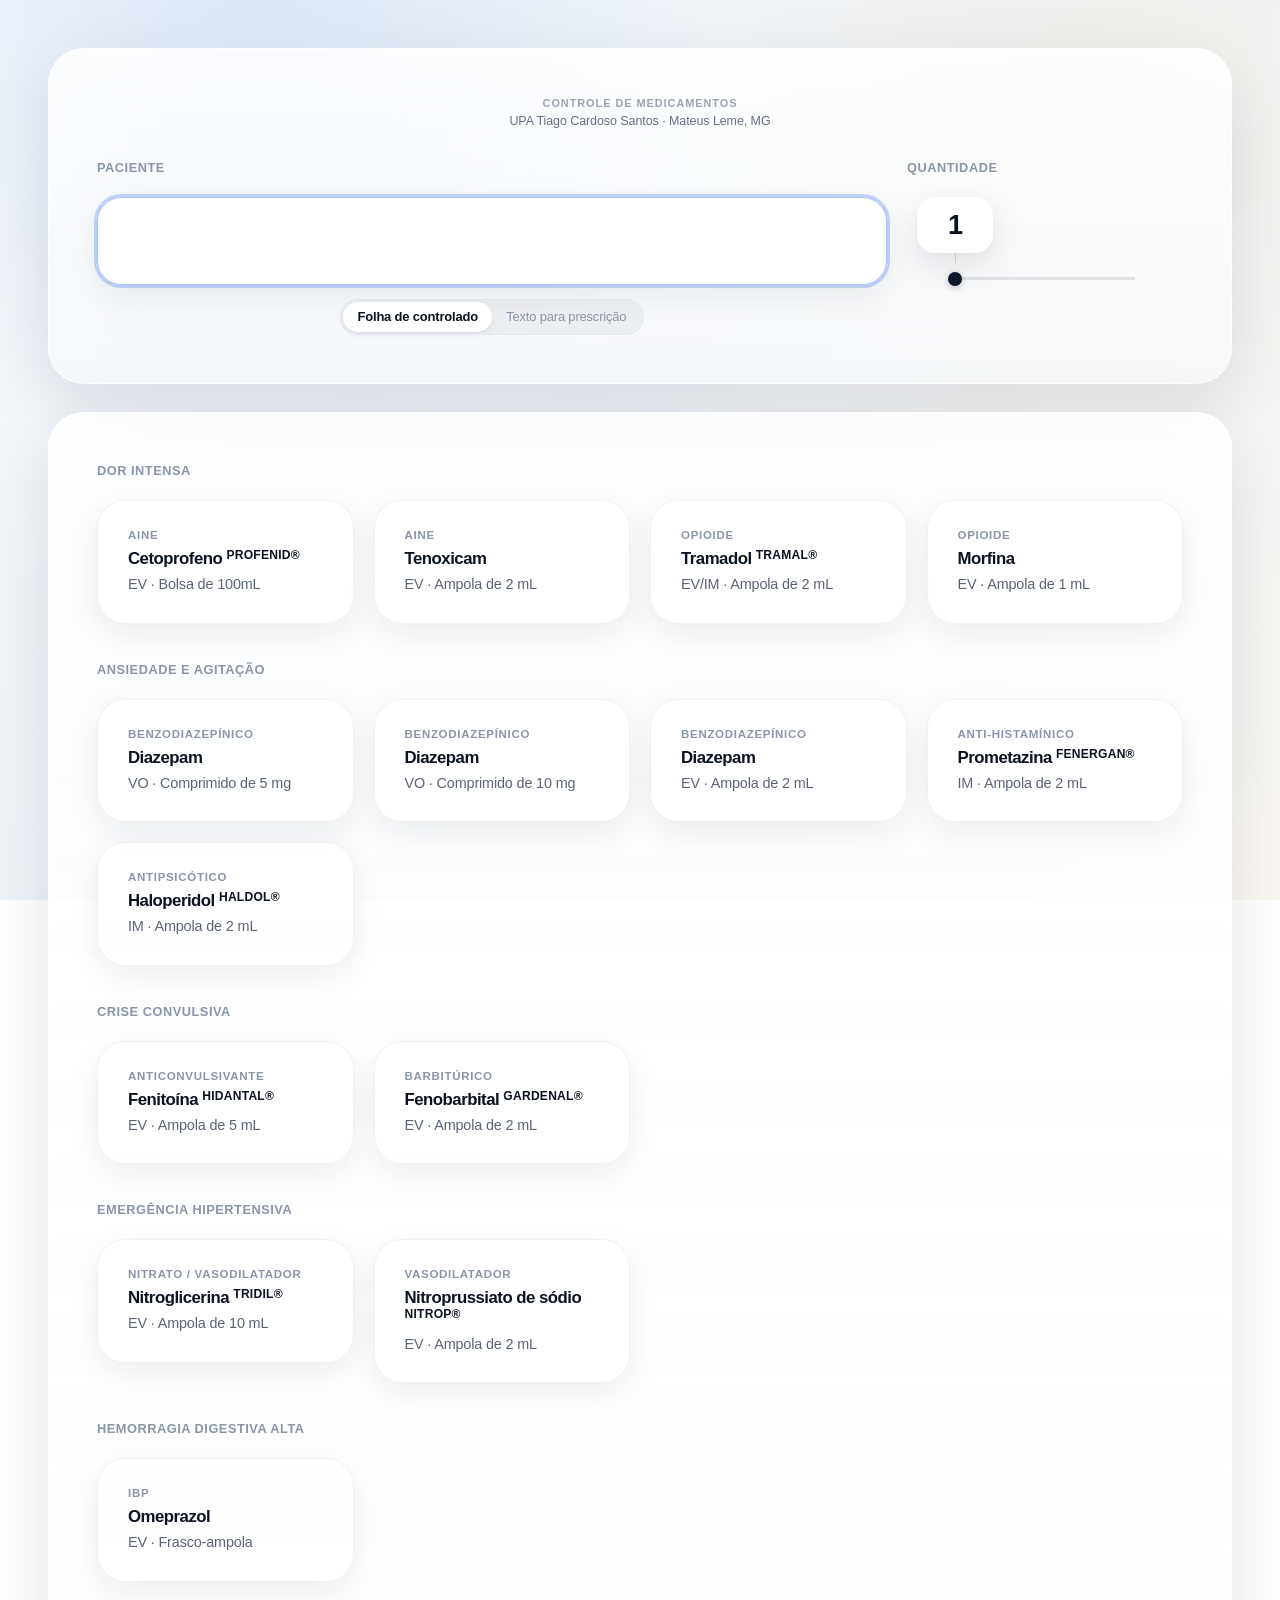
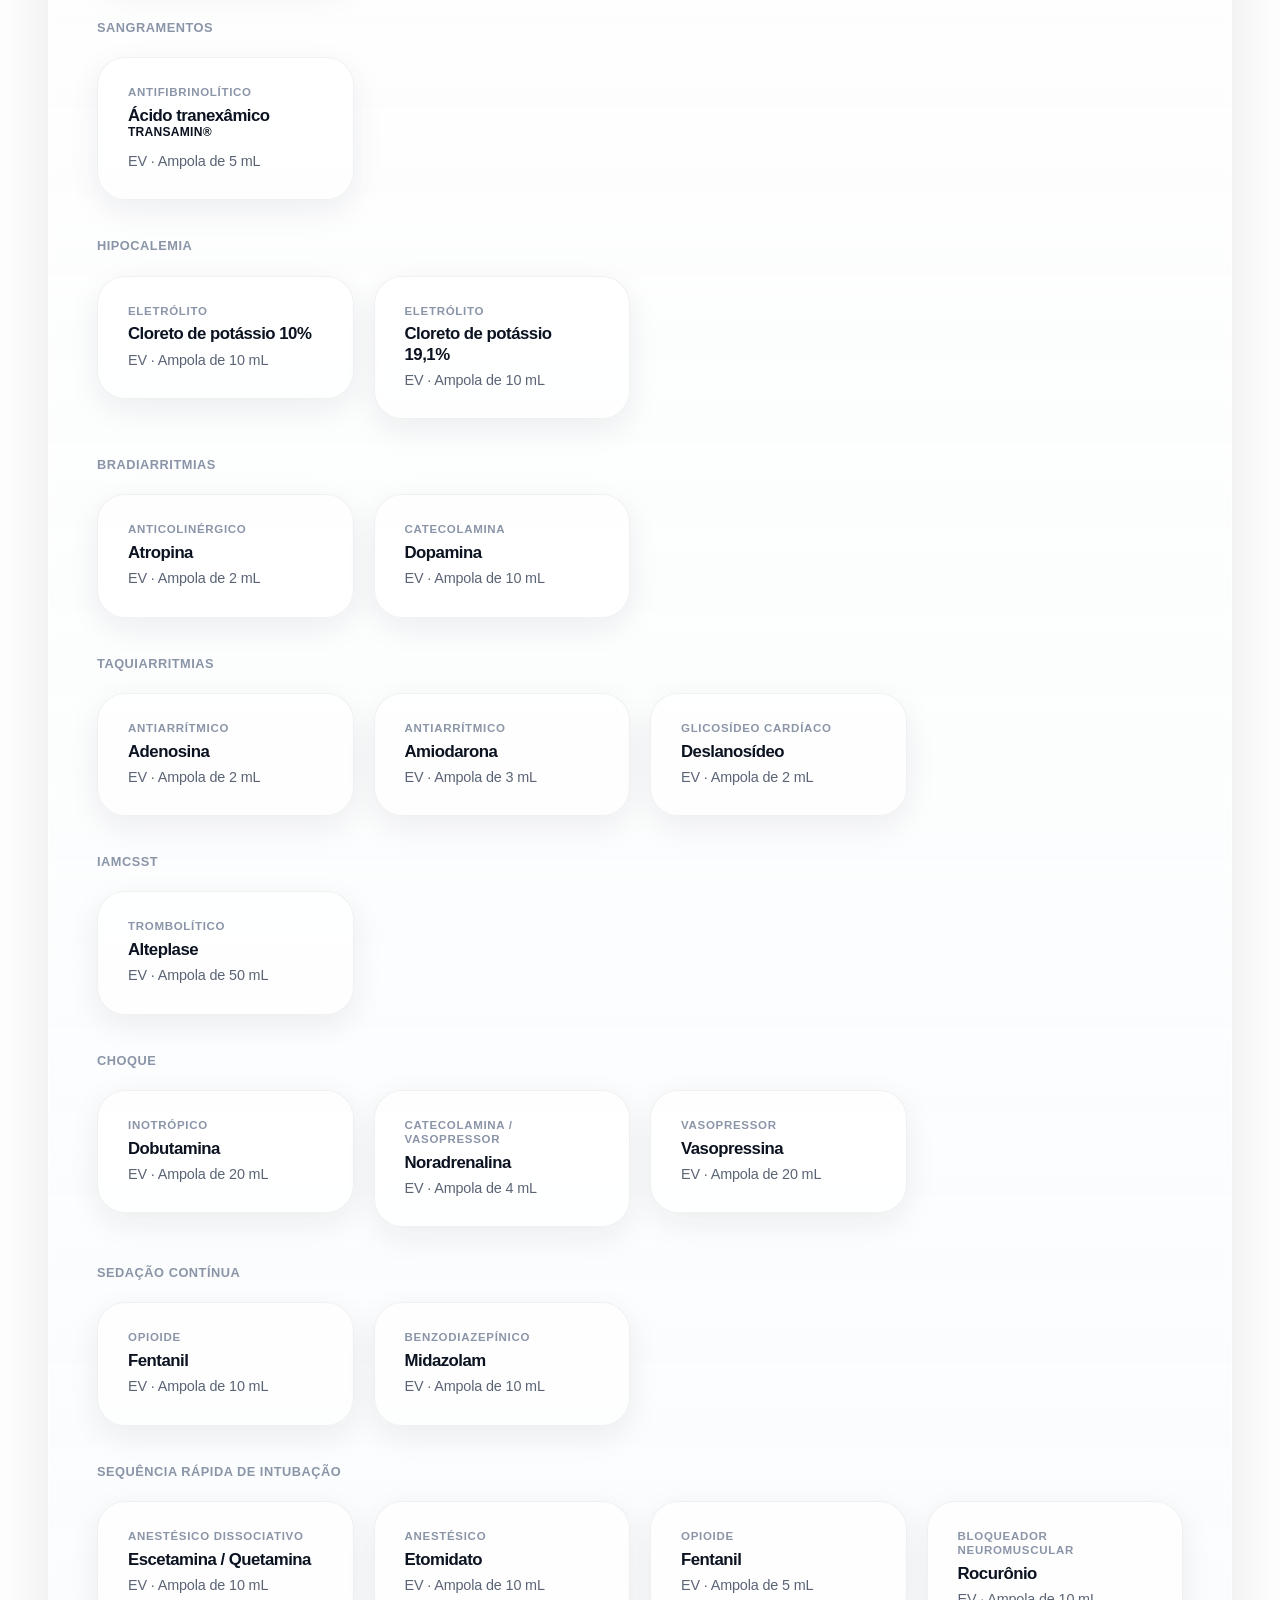
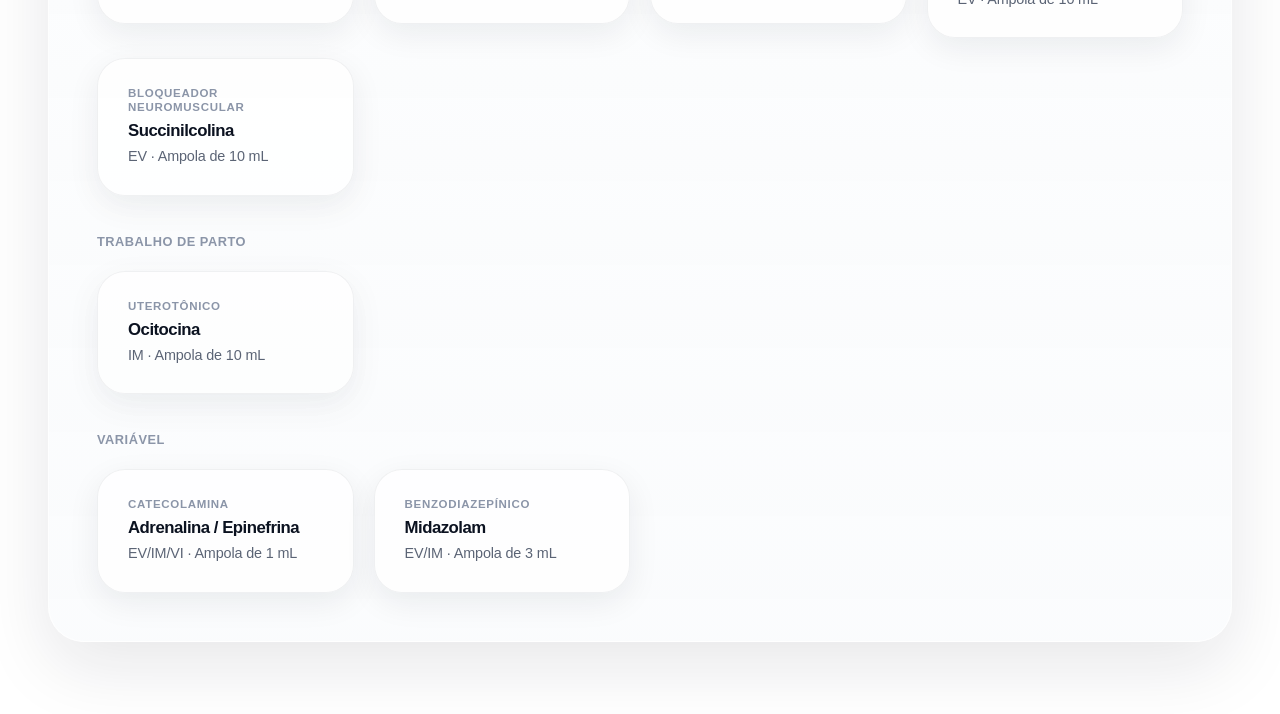
<file: index.html>
<!DOCTYPE html>
<html lang="pt-BR">
<head>
  <meta charset="UTF-8">
  <meta name="viewport" content="width=device-width, initial-scale=1.0">
  <title>Controlado</title>
  <link rel="icon" href="assets/favicon.png?v=2" type="image/png">
  <link rel="apple-touch-icon" href="assets/apple-touch-icon.png">
  <link rel="stylesheet" href="css/app.css">
  <link rel="stylesheet" href="css/print.css">
</head>
<body>
  <main class="app">
    <section
      class="panel card request-meta"
      aria-label="Paciente e quantidade"
    >
      <header class="request-meta__brand">
        <h1 class="request-meta__title">Controle de Medicamentos</h1>
        <p id="app-unit-subtitle" class="request-meta__subtitle"></p>
      </header>

      <div class="request-meta__fields">
        <div class="request-meta__patient">
          <h2 id="paciente-heading" class="section-title">Paciente</h2>
          <div class="request-meta__patient-stack">
            <div class="field-group">
              <input
                id="patient-name"
                class="field-input"
                type="text"
                aria-label="Nome do paciente"
                autocomplete="off"
                spellcheck="false"
              >
            </div>

            <div
              class="view-switch"
              role="tablist"
              aria-label="Tipo de conteúdo"
            >
              <div class="view-switch__thumb" aria-hidden="true"></div>
              <button
                type="button"
                class="view-switch__tab"
                id="tab-sheet"
                role="tab"
                aria-selected="true"
                aria-controls="medications-section"
                data-view="sheet"
                tabindex="0"
              >
                Folha de controlado
              </button>
              <button
                type="button"
                class="view-switch__tab"
                id="tab-prescription"
                role="tab"
                aria-selected="false"
                aria-controls="prescriptions-section"
                data-view="prescription"
                tabindex="-1"
              >
                Texto para prescrição
              </button>
            </div>
          </div>
        </div>

        <div class="request-meta__quantity">
          <h2 id="quantidade-heading" class="section-title">Quantidade</h2>
          <div
            id="quantity-slider"
            class="qty-slider"
            role="slider"
            aria-valuemin="1"
            aria-valuenow="1"
            aria-labelledby="quantidade-heading"
            tabindex="0"
          >
            <div class="qty-slider__stage">
              <div class="qty-slider__rail">
                <div class="qty-slider__thumb" id="quantity-thumb">
                  <div class="qty-slider__card">
                    <div class="qty-slider__value-row">
                      <span id="quantity-value" class="qty-slider__value">1</span>
                      <input
                        id="quantity-input"
                        class="qty-slider__input"
                        type="text"
                        inputmode="numeric"
                        pattern="[0-9]*"
                        aria-label="Quantidade personalizada"
                        hidden
                      >
                    </div>
                  </div>
                  <div class="qty-slider__stem" aria-hidden="true"></div>
                </div>

                <div class="qty-slider__track" id="quantity-track">
                  <div class="qty-slider__track-fill" id="quantity-fill"></div>
                  <div class="qty-slider__knob" id="quantity-knob" aria-hidden="true"></div>
                </div>
              </div>
            </div>
          </div>
        </div>
      </div>
    </section>

    <section
      id="medications-section"
      class="panel card medications-section"
      role="tabpanel"
      aria-labelledby="tab-sheet"
    >
      <div id="medications-grid" class="medications-catalog"></div>
    </section>

    <section
      id="prescriptions-section"
      class="panel card medications-section"
      role="tabpanel"
      aria-labelledby="tab-prescription"
      hidden
    >
      <div id="prescriptions-catalog" class="medications-catalog"></div>
    </section>
  </main>

  <div
    id="appStatus"
    class="app-status"
    role="status"
    aria-live="polite"
    aria-atomic="true"
    hidden
  ></div>

  <script src="js/config.js"></script>
  <script src="js/embedded-images.js"></script>
  <script src="js/embedded-fonts.js"></script>
  <script src="js/medications.js"></script>
  <script src="js/prescriptions.js"></script>
  <script src="vendor/jspdf.umd.min.js"></script>
  <script src="js/pdf.js"></script>
  <script src="js/app.js"></script>
</body>
</html>
</file>
<file: css/app.css>
:root {
  color-scheme: light;

  --text: #0b1220;
  --text-secondary: #5b6475;
  --text-muted: #8b95a8;

  --border: rgba(255, 255, 255, 0.72);
  --border-subtle: rgba(15, 23, 42, 0.06);

  --surface: linear-gradient(
    180deg,
    rgba(255, 255, 255, 0.82),
    rgba(248, 250, 252, 0.66)
  );
  --surface-soft: rgba(255, 255, 255, 0.55);
  --surface-placeholder: rgba(255, 255, 255, 0.62);

  --bg-base: linear-gradient(135deg, #f7f9fc 0%, #eef3f8 45%, #faf7f2 100%);
  --bg-glow-1: rgba(180, 205, 240, 0.38);
  --bg-glow-2: rgba(245, 230, 210, 0.32);

  --shadow-card:
    0 24px 70px rgba(15, 23, 42, 0.1),
    inset 0 1px 0 rgba(255, 255, 255, 0.9);
  --shadow-card-hover:
    0 28px 76px rgba(15, 23, 42, 0.12),
    inset 0 1px 0 rgba(255, 255, 255, 0.95);
  --shadow-soft: 0 10px 32px rgba(15, 23, 42, 0.07);
  --shadow-focus: 0 0 0 3px rgba(59, 110, 246, 0.28);

  --blur-surface: 22px;
  --saturate-surface: 180%;

  --radius-sm: 24px;
  --radius-md: 28px;
  --radius-lg: 36px;
  --radius-xl: 40px;

  --ease: cubic-bezier(0.22, 1, 0.36, 1);
  --duration-fast: 180ms;
  --duration: 240ms;
  --duration-slow: 280ms;

  --font-text:
    "SF Pro Text",
    "SF Pro Display",
    -apple-system,
    BlinkMacSystemFont,
    "Helvetica Neue",
    Helvetica,
    Arial,
    sans-serif;
  --font-display:
    "SF Pro Display",
    "SF Pro Text",
    -apple-system,
    BlinkMacSystemFont,
    "Helvetica Neue",
    Helvetica,
    Arial,
    sans-serif;

  --app-max-width: 1600px;
  --space-xs: 8px;
  --space-sm: 12px;
  --space-md: 20px;
  --space-lg: 28px;
  --space-xl: 36px;
  --space-2xl: 48px;
}

*,
*::before,
*::after {
  box-sizing: border-box;
}

[hidden] {
  display: none !important;
}

html {
  -webkit-font-smoothing: antialiased;
  -moz-osx-font-smoothing: grayscale;
}

body {
  margin: 0;
  min-height: 100vh;
  font-family: var(--font-text);
  font-size: 15px;
  line-height: 1.5;
  color: var(--text);
  background:
    radial-gradient(circle at 20% 0%, var(--bg-glow-1), transparent 34%),
    radial-gradient(circle at 85% 8%, var(--bg-glow-2), transparent 30%),
    var(--bg-base);
  background-attachment: fixed;
}

.app {
  width: min(100%, var(--app-max-width));
  margin: 0 auto;
  padding: var(--space-md);
  display: flex;
  flex-direction: column;
  gap: var(--space-lg);
  animation: fade-in-up 0.55s var(--ease) both;
}

.card {
  background: var(--surface);
  border: 1px solid var(--border);
  border-radius: var(--radius-lg);
  box-shadow: var(--shadow-card);
  backdrop-filter: blur(var(--blur-surface)) saturate(var(--saturate-surface));
  -webkit-backdrop-filter: blur(var(--blur-surface)) saturate(var(--saturate-surface));
  transition:
    transform var(--duration) var(--ease),
    box-shadow var(--duration) var(--ease),
    border-color var(--duration-fast) var(--ease);
}

.card:hover {
  transform: translateY(-1px);
  box-shadow: var(--shadow-card-hover);
}

.card:active {
  transform: translateY(0);
}

.card:focus-visible {
  outline: none;
  box-shadow: var(--shadow-card), var(--shadow-focus);
}

.app-header {
  padding: var(--space-xl) var(--space-xl);
  border-radius: var(--radius-xl);
}

.app-title {
  margin: 0;
  font-family: var(--font-display);
  font-size: clamp(1.85rem, 4vw, 2.375rem);
  font-weight: 700;
  letter-spacing: -0.04em;
  line-height: 1.08;
  color: var(--text);
}

.app-subtitle {
  margin: var(--space-sm) 0 0;
  color: var(--text-secondary);
  font-size: 0.975rem;
  font-weight: 500;
  letter-spacing: -0.01em;
}

.panel {
  padding: var(--space-xl);
  display: flex;
  flex-direction: column;
  gap: var(--space-2xl);
}

.panel-section {
  display: flex;
  flex-direction: column;
  gap: var(--space-md);
}

.request-meta {
  --request-control-height: 88px;
  --request-qty-width: 276px; /* 240px + 15% */
  display: flex;
  flex-direction: column;
  gap: var(--space-lg);
}

.request-meta__brand {
  display: flex;
  flex-direction: column;
  align-items: center;
  gap: 3px;
  text-align: center;
}

.request-meta__title {
  margin: 0;

  font-size: 0.68rem; /* ~10.9px */
  line-height: 1.2;
  font-weight: 650;
  letter-spacing: 0.09em;
  text-transform: uppercase;

  color: #9aa3b2;
}

.request-meta__subtitle {
  margin: 0;

  font-size: 0.78rem; /* ~12.5px */
  line-height: 1.35;
  font-weight: 500;
  letter-spacing: -0.005em;

  color: #667085;
}

.request-meta__fields {
  display: grid;
  grid-template-columns: minmax(0, 1fr) var(--request-qty-width);
  gap: var(--space-md);
  align-items: start;
}

.request-meta__patient,
.request-meta__quantity {
  display: flex;
  flex-direction: column;
  gap: var(--space-md);
  min-width: 0;
}

.request-meta__patient .field-group {
  flex: 1;
}

.request-meta__patient-stack {
  display: flex;
  flex-direction: column;
  gap: 14px;
  min-width: 0;
}

.view-switch {
  position: relative;
  display: grid;
  grid-template-columns: 1fr 1fr;
  align-items: stretch;
  width: max-content;
  max-width: 100%;
  margin-inline: auto;
  padding: 3px;
  border-radius: 999px;
  background: rgba(15, 23, 42, 0.04);
  box-shadow: inset 0 0 0 0.5px rgba(15, 23, 42, 0.04);
}

.view-switch__thumb {
  position: absolute;
  top: 3px;
  bottom: 3px;
  left: 3px;
  width: calc(50% - 3px);
  border-radius: 999px;
  background: #fff;
  box-shadow:
    0 1px 1px rgba(15, 23, 42, 0.04),
    0 3px 8px rgba(15, 23, 42, 0.05);
  transition: transform 320ms var(--ease);
  pointer-events: none;
}

.view-switch.is-prescription .view-switch__thumb {
  transform: translateX(100%);
}

.view-switch__tab {
  position: relative;
  z-index: 1;
  margin: 0;
  min-height: 30px;
  padding: 5px 14px;
  border: 0;
  border-radius: 999px;
  background: transparent;
  color: #8b95a8;
  font: inherit;
  font-size: 0.8125rem;
  font-weight: 500;
  letter-spacing: -0.015em;
  line-height: 1.15;
  text-align: center;
  white-space: nowrap;
  cursor: pointer;
  transition: color 180ms var(--ease);
  -webkit-tap-highlight-color: transparent;
}

.view-switch__tab[aria-selected="true"] {
  color: var(--text);
  font-weight: 600;
}

.view-switch__tab:hover:not([aria-selected="true"]) {
  color: #3d4654;
}

.view-switch__tab:focus-visible {
  outline: none;
  box-shadow: var(--shadow-focus);
}

.view-switch__tab:active {
  transform: none;
}

.request-meta__patient .field-input {
  height: var(--request-control-height);
  min-height: var(--request-control-height);
  padding: 18px 24px;
  font-size: 1.55rem;
  font-weight: 500;
  letter-spacing: -0.025em;
}

.request-meta__quantity .qty-slider {
  padding: 0;
}

.section-title {
  margin: 0;
  font-family: var(--font-text);
  font-size: 0.8rem;
  font-weight: 600;
  letter-spacing: 0.04em;
  text-transform: uppercase;
  color: var(--text-muted);
}

.field-group {
  display: flex;
  flex-direction: column;
  gap: var(--space-sm);
}

.field-label {
  font-size: 0.925rem;
  font-weight: 600;
  letter-spacing: -0.01em;
  color: var(--text-secondary);
}

.field-input {
  display: block;
  width: 100%;
  min-height: 52px;
  padding: 14px 18px;
  border: 1px solid var(--border-subtle);
  border-radius: var(--radius-sm);
  background: rgba(255, 255, 255, 0.88);
  box-shadow: var(--shadow-soft);
  color: var(--text);
  font: inherit;
  font-size: 1rem;
  font-weight: 500;
  letter-spacing: -0.01em;
  outline: none;
  transition:
    border-color 200ms var(--ease),
    box-shadow 200ms var(--ease),
    background 180ms var(--ease);
}

.field-input::placeholder {
  color: var(--text-muted);
  font-weight: 500;
}

.field-input:hover {
  border-color: rgba(15, 23, 42, 0.1);
  background: rgba(255, 255, 255, 0.94);
}

.field-input.is-invalid {
  border-color: #dc2626;
  box-shadow: 0 0 0 3px rgba(220, 38, 38, 0.2);
}

.field-input.is-invalid:focus,
.field-input.is-invalid:focus-visible {
  border-color: #dc2626;
  box-shadow: 0 0 0 3px rgba(220, 38, 38, 0.28);
}

.field-input:focus,
.field-input:focus-visible {
  border-color: rgba(59, 110, 246, 0.42);
  background: rgba(255, 255, 255, 0.98);
  box-shadow: var(--shadow-soft), var(--shadow-focus);
}

.qty-slider {
  outline: none;
  user-select: none;
  touch-action: none;
}

.qty-slider:focus-visible .qty-slider__card {
  box-shadow:
    0 14px 36px rgba(15, 23, 42, 0.12),
    var(--shadow-focus);
}

.qty-slider__stage {
  position: relative;
  height: var(--request-control-height, 108px);
}

.qty-slider__rail {
  position: relative;
  height: 100%;
  margin: 0 48px;
}

.qty-slider__thumb {
  position: absolute;
  top: 0;
  left: 0;
  z-index: 2;
  display: flex;
  flex-direction: column;
  align-items: center;
  width: max-content;
  transform: translateX(-50%);
  will-change: left;
}

.qty-slider__card {
  display: flex;
  flex-direction: column;
  align-items: center;
  justify-content: center;
  min-width: 76px;
  min-height: 56px;
  padding: 8px 12px;
  border-radius: 18px;
  background: #fff;
  box-shadow:
    0 12px 32px rgba(15, 23, 42, 0.1),
    0 2px 6px rgba(15, 23, 42, 0.04);
}

.qty-slider__value-row {
  display: flex;
  align-items: baseline;
  justify-content: center;
  gap: 6px;
  min-height: 1.7rem;
}

.qty-slider__value,
.qty-slider__input {
  font-family: var(--font-display);
  font-size: 1.7rem;
  font-weight: 700;
  letter-spacing: -0.04em;
  line-height: 1;
  color: var(--text);
}

.qty-slider__input {
  width: 3.2ch;
  min-width: 2ch;
  max-width: 5ch;
  padding: 0;
  border: 0;
  border-bottom: 1.5px solid rgba(15, 23, 42, 0.18);
  border-radius: 0;
  background: transparent;
  box-shadow: none;
  text-align: center;
  outline: none;
  appearance: textfield;
  -moz-appearance: textfield;
}

.qty-slider__input::-webkit-outer-spin-button,
.qty-slider__input::-webkit-inner-spin-button {
  appearance: none;
  margin: 0;
}

.qty-slider__input:focus {
  border-bottom-color: rgba(59, 110, 246, 0.55);
}

.qty-slider__stem {
  width: 1px;
  height: 10px;
  background: rgba(15, 23, 42, 0.14);
}

.qty-slider__track {
  position: absolute;
  left: 0;
  right: 0;
  bottom: 5px;
  height: 3px;
  border-radius: 999px;
  background: rgba(15, 23, 42, 0.1);
  overflow: visible;
}

.qty-slider__track-fill {
  position: absolute;
  left: 0;
  top: 0;
  bottom: 0;
  width: 0%;
  border-radius: 999px;
  background: #1e293b;
  z-index: 0;
}

.qty-slider__knob {
  position: absolute;
  top: 50%;
  left: 0%;
  z-index: 2;
  width: 14px;
  height: 14px;
  border-radius: 50%;
  background: #0f172a;
  box-shadow: 0 2px 6px rgba(15, 23, 42, 0.25);
  transform: translate(-50%, -50%);
  will-change: left;
}

.qty-slider.is-dragging .qty-slider__card {
  box-shadow:
    0 16px 40px rgba(15, 23, 42, 0.14),
    0 2px 6px rgba(15, 23, 42, 0.05);
}

.section-hint {
  margin: 0;
  font-size: 0.9rem;
  font-weight: 500;
  letter-spacing: -0.01em;
  color: var(--text-secondary);
  line-height: 1.45;
}

.medications-section {
  transition: opacity var(--duration) var(--ease);
}

.medications-section.is-disabled {
  opacity: 0.62;
}

.medications-catalog {
  display: flex;
  flex-direction: column;
  gap: var(--space-xl);
}

.medication-group {
  display: flex;
  flex-direction: column;
  gap: var(--space-md);
}

.medications-grid {
  display: grid;
  grid-template-columns: 1fr;
  gap: var(--space-md);
  align-items: start;
}

.medication-card {
  display: flex;
  flex-direction: column;
  gap: var(--space-sm);
  padding: var(--space-sm);
  border: 1px solid rgba(15, 23, 42, 0.06);
  border-radius: var(--radius-md);
  background: rgba(255, 255, 255, 0.72);
  box-shadow: var(--shadow-soft);
  transition:
    transform var(--duration) var(--ease),
    box-shadow var(--duration) var(--ease),
    border-color var(--duration-fast) var(--ease),
    background var(--duration-fast) var(--ease);
}

.medication-card:hover:not(.is-disabled) {
  transform: translateY(-1px);
  box-shadow: 0 14px 36px rgba(15, 23, 42, 0.1);
}

.medication-card.is-selected {
  border-color: rgba(15, 23, 42, 0.18);
  background: rgba(255, 255, 255, 0.94);
  box-shadow:
    0 16px 40px rgba(15, 23, 42, 0.1),
    inset 0 1px 0 rgba(255, 255, 255, 0.95);
}

.medication-card.is-disabled {
  opacity: 0.72;
}

.medication-card__trigger {
  display: flex;
  flex-direction: column;
  align-items: flex-start;
  gap: 6px;
  width: 100%;
  min-height: 90px;
  padding: 16px 18px;
  border: 0;
  border-radius: calc(var(--radius-md) - 6px);
  background: transparent;
  color: inherit;
  font: inherit;
  text-align: left;
  cursor: pointer;
  transition: background var(--duration-fast) var(--ease);
}

.medication-card__trigger:disabled {
  cursor: not-allowed;
}

.medication-card__trigger:active:not(:disabled) {
  transform: translateY(1px);
}

.medication-card__trigger:focus-visible {
  outline: none;
  box-shadow: var(--shadow-focus);
}

.medication-card__class {
  font-size: 0.72rem;
  font-weight: 600;
  letter-spacing: 0.06em;
  line-height: 1.2;
  text-transform: uppercase;
  color: var(--text-muted);
}

.medication-card__title {
  font-family: var(--font-display);
  font-size: 1.05rem;
  font-weight: 700;
  letter-spacing: -0.03em;
  line-height: 1.2;
  color: var(--text);
}

.medication-card__brand {
  font-size: 0.72em;
  font-weight: 600;
  letter-spacing: 0.02em;
  line-height: 1;
  white-space: nowrap;
  vertical-align: 0.4em;
}

.medication-card__route,
.medication-card__indication {
  font-size: 0.9rem;
  font-weight: 500;
  letter-spacing: -0.01em;
  color: var(--text-secondary);
  line-height: 1.35;
}

.medication-card__indication {
  color: var(--text-muted);
}

.prescription-list {
  display: flex;
  flex-direction: column;
  gap: 12px;
}

.prescription-grid {
  display: flex;
  flex-direction: column;
  gap: 12px;
}

.prescription-grid__row {
  display: grid;
  grid-template-columns: minmax(0, 1fr);
  gap: 12px;
  align-items: stretch;
}

.prescription-grid__slot {
  min-width: 0;
}

.prescription-grid__slot:empty {
  display: none;
}

.prescription-row {
  display: flex;
  align-items: center;
  width: 100%;
  height: 100%;
  min-height: 72px;
  margin: 0;
  padding: 16px 18px;
  border: 1px solid rgba(15, 23, 42, 0.06);
  border-radius: var(--radius-md);
  background: rgba(255, 255, 255, 0.72);
  box-shadow: var(--shadow-soft);
  color: inherit;
  font: inherit;
  text-align: left;
  cursor: pointer;
  appearance: none;
  transition:
    transform var(--duration) var(--ease),
    box-shadow var(--duration) var(--ease),
    border-color var(--duration-fast) var(--ease),
    background var(--duration-fast) var(--ease);
}

.prescription-row:hover {
  transform: translateY(-1px);
  border-color: rgba(15, 23, 42, 0.1);
  background: rgba(255, 255, 255, 0.92);
  box-shadow: 0 14px 36px rgba(15, 23, 42, 0.1);
}

.prescription-row:focus-visible {
  outline: none;
  box-shadow: var(--shadow-soft), var(--shadow-focus);
}

.prescription-row.is-vo {
  background: #e7f1fb;
  border-color: rgba(70, 120, 180, 0.14);
}

.prescription-row.is-im {
  background: #e6f5ec;
  border-color: rgba(46, 125, 80, 0.14);
}

.prescription-row.is-ev {
  background: #f8eee6;
  border-color: rgba(180, 110, 50, 0.16);
}

.prescription-row.is-vo:hover,
.prescription-row.is-im:hover,
.prescription-row.is-ev:hover {
  border-color: rgba(15, 23, 42, 0.1);
}

.prescription-row.is-vo:hover {
  background: #f4f8fd;
}

.prescription-row.is-im:hover {
  background: #f3faf6;
}

.prescription-row.is-ev:hover {
  background: #fbf6f1;
}

.prescription-row__text {
  display: flex;
  flex-direction: column;
  align-items: flex-start;
  gap: 0.12em;
  flex: 1;
  min-width: 0;
  margin: 0;
}

.prescription-row__drug {
  font-family: var(--font-display);
  font-size: 0.98rem;
  font-weight: 680;
  letter-spacing: -0.028em;
  line-height: 1.3;
  color: var(--text);
}

.prescription-row__dose {
  text-decoration: underline;
  text-decoration-thickness: 1px;
  text-underline-offset: 0.14em;
}

.prescription-row__rest {
  font-size: 0.95rem;
  font-weight: 500;
  letter-spacing: -0.015em;
  line-height: 1.35;
  color: var(--text-secondary);
}

.medication-controls {
  display: flex;
  flex-direction: column;
  gap: var(--space-sm);
  padding: 0 10px 12px;
}

.medication-controls__group {
  display: flex;
  flex-direction: column;
  gap: var(--space-xs);
}

.medication-controls__label {
  margin: 0;
  font-size: 0.78rem;
  font-weight: 600;
  letter-spacing: 0.04em;
  text-transform: uppercase;
  color: var(--text-muted);
}

.medication-controls__hint {
  margin: 0 0 2px;
  font-size: 0.875rem;
  font-weight: 500;
  letter-spacing: -0.01em;
  color: var(--text-secondary);
}

.option-pills {
  display: flex;
  flex-wrap: wrap;
  gap: 8px;
}

.option-pill {
  appearance: none;
  border: 1px solid rgba(15, 23, 42, 0.08);
  border-radius: 999px;
  padding: 9px 14px;
  background: rgba(255, 255, 255, 0.82);
  color: var(--text-secondary);
  font: inherit;
  font-size: 0.875rem;
  font-weight: 600;
  letter-spacing: -0.01em;
  cursor: pointer;
  transition:
    transform var(--duration-fast) var(--ease),
    background var(--duration-fast) var(--ease),
    border-color var(--duration-fast) var(--ease),
    color var(--duration-fast) var(--ease),
    box-shadow var(--duration-fast) var(--ease);
}

.option-pill:hover {
  transform: translateY(-1px);
  border-color: rgba(15, 23, 42, 0.14);
  color: var(--text);
}

.option-pill:active {
  transform: translateY(0);
}

.option-pill.is-selected {
  border-color: rgba(15, 23, 42, 0.2);
  background: rgba(15, 23, 42, 0.92);
  color: #fff;
  box-shadow: 0 8px 20px rgba(15, 23, 42, 0.14);
}

.option-pill:focus-visible {
  outline: none;
  box-shadow: var(--shadow-focus);
}

.quantity-input {
  display: block;
  width: min(100%, 140px);
  min-height: 44px;
  padding: 10px 14px;
  border: 1px solid rgba(15, 23, 42, 0.08);
  border-radius: 16px;
  background: rgba(255, 255, 255, 0.92);
  box-shadow: var(--shadow-soft);
  color: var(--text);
  font: inherit;
  font-size: 1rem;
  font-weight: 600;
  outline: none;
  transition:
    border-color 200ms var(--ease),
    box-shadow 200ms var(--ease);
}

.quantity-input:focus,
.quantity-input:focus-visible {
  border-color: rgba(59, 110, 246, 0.42);
  box-shadow: var(--shadow-soft), var(--shadow-focus);
}

.app-status {
  position: fixed;
  left: 50%;
  bottom: 24px;
  z-index: 50;
  transform: translateX(-50%);
  max-width: min(92vw, 520px);
  padding: 12px 18px;
  border: 1px solid rgba(15, 23, 42, 0.08);
  border-radius: 999px;
  background: rgba(255, 255, 255, 0.94);
  box-shadow: 0 16px 40px rgba(15, 23, 42, 0.14);
  color: var(--text);
  font-size: 0.925rem;
  font-weight: 600;
  letter-spacing: -0.01em;
  text-align: center;
}

.app-status[hidden] {
  display: none !important;
}

.app-status.is-success {
  color: #1f6b3a;
}

.app-status.is-error {
  color: #9b1c1c;
}

.app-status.is-progress {
  color: var(--text-secondary);
}

body.is-generating {
  cursor: progress;
}

body.is-generating .medication-card__trigger,
body.is-generating .option-pill,
body.is-generating .quantity-input {
  pointer-events: none;
}

@keyframes fade-in-up {
  from {
    opacity: 0;
    transform: translateY(10px);
  }

  to {
    opacity: 1;
    transform: translateY(0);
  }
}

@media (min-width: 640px) {
  .app {
    padding: var(--space-lg) var(--space-xl);
  }

  .app-header {
    padding: 40px var(--space-2xl);
  }

  .panel {
    padding: var(--space-2xl);
  }

  .medications-grid {
    grid-template-columns: repeat(2, minmax(0, 1fr));
  }
}

@media (min-width: 1024px) {
  .app {
    padding: var(--space-2xl) var(--space-2xl) 72px;
  }

  .medications-grid {
    grid-template-columns: repeat(3, minmax(0, 1fr));
  }

  .prescription-grid__row {
    grid-template-columns: repeat(3, minmax(0, 1fr));
  }

  .prescription-grid__slot:empty {
    display: block;
  }
}

@media (min-width: 1280px) {
  .medications-grid {
    grid-template-columns: repeat(4, minmax(0, 1fr));
  }
}

@media (max-width: 639px) {
  :root {
    --radius-sm: 18px;
    --radius-md: 22px;
    --radius-lg: 24px;
    --radius-xl: 28px;
  }

  .app {
    gap: var(--space-md);
    padding: var(--space-sm) var(--space-sm) var(--space-xl);
  }

  .app-header {
    padding: var(--space-lg) var(--space-md);
  }

  .app-title {
    font-size: clamp(1.65rem, 7vw, 1.95rem);
  }

  .app-subtitle {
    font-size: 0.9rem;
  }

  .panel {
    padding: var(--space-md);
    gap: var(--space-xl);
  }

  .request-meta__fields {
    grid-template-columns: 1fr;
  }

  .request-meta__quantity {
    max-width: var(--request-qty-width, 276px);
  }

  .request-meta__patient .field-input {
    font-size: 1.35rem;
  }

  .view-switch__tab {
    min-height: 30px;
    padding: 5px 12px;
    font-size: 0.75rem;
  }

  .prescription-row {
    align-items: flex-start;
    padding: 14px 16px;
  }

  .app-status {
    bottom: 16px;
    border-radius: 20px;
  }
}

@media (prefers-reduced-motion: reduce) {
  .app {
    animation: none;
  }

  .card,
  .field-input,
  .medications-section,
  .medication-card,
  .option-pill,
  .quantity-input,
  .view-switch__thumb,
  .view-switch__tab,
  .prescription-row {
    transition: none;
  }

  .card:hover,
  .medication-card:hover:not(.is-disabled),
  .option-pill:hover,
  .prescription-row:hover {
    transform: none;
  }
}
</file>
<file: css/print.css>
@page {
  size: A4 portrait;
  margin: 0;
}
</file>
